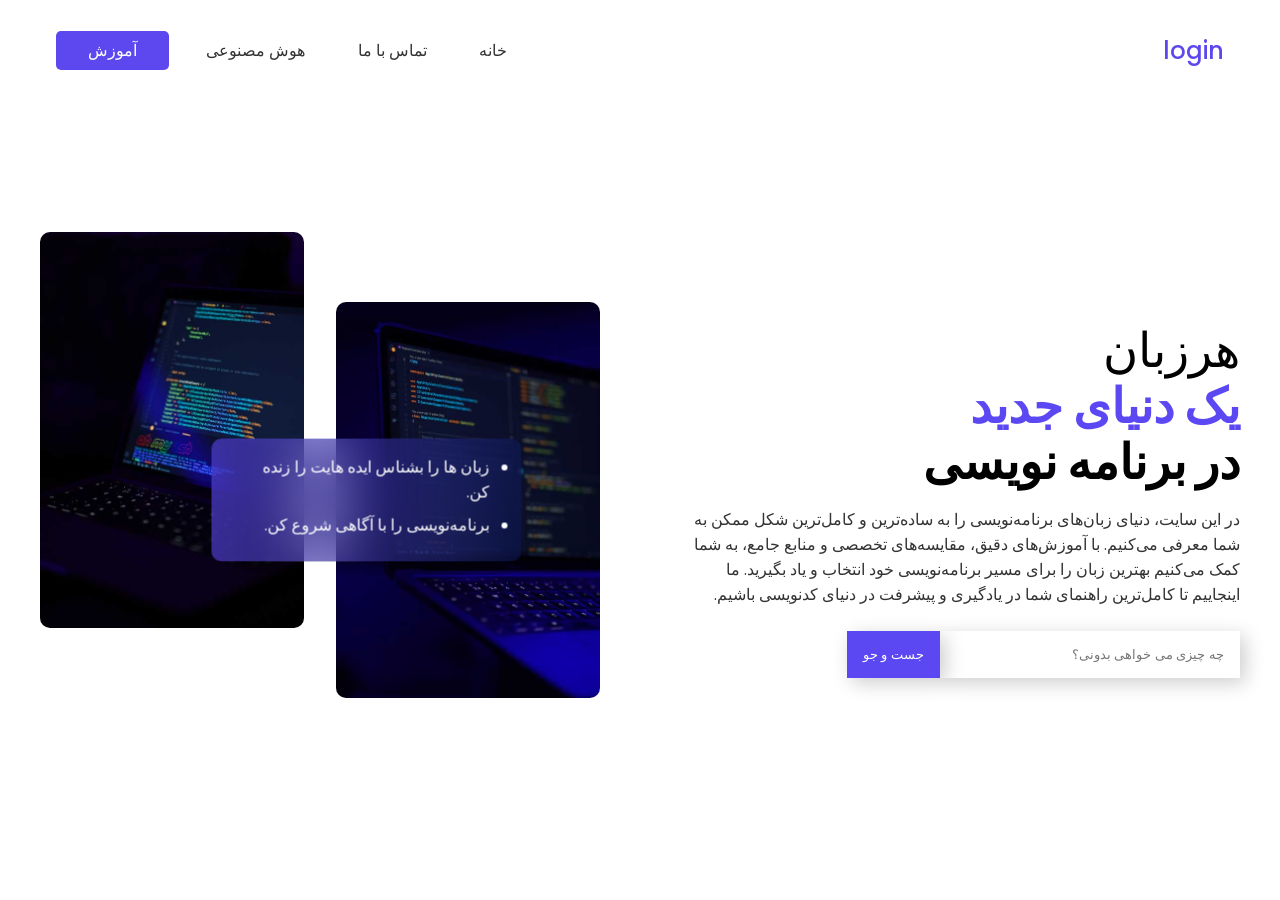
<file: index.html>
<!DOCTYPE html>
<html lang="fa" dir="rtl">

<head>
  <meta charset="UTF-8">
  <meta http-equiv="X-UA-Compatible" content="IE=edge">
  <meta name="viewport" content="width=device-width, initial-scale=1.0">
  <title>code verse</title>
  <link rel="icon" type="jpg" href="./img/icon.jpg">
  <link rel="stylesheet" href="styles.css">
</head>

<body>

  <header class="header_container">
    <div class="section_nav">
      <div class="logo_nav">
        <a href="./login/login.html">
          login
        </a>
      </div>
      <nav>
        <li>
          <a href="./index.html">خانه</a>
        </li>
        <li>
          <a href="./contact us/contact.html">تماس با ما</a>
        </li>
        <li>
          <a href="./Ai/ai.html">هوش مصنوعی</a>
        </li>
        <li>
          <a href="./education/education.html" class="active">آموزش</a>
          
          
        </li>
      </nav>
    </div>
    <div class="section_content_header">
      <div class="left_content_header">
        <h1>
          <span>

            هرزبان
          </span>
          <br>
          <span>یک دنیای جدید </span>
          <br>
          <span>در برنامه نویسی</span>
        </h1>
        <p>
          در این سایت، دنیای زبان‌های برنامه‌نویسی را به ساده‌ترین و کامل‌ترین شکل ممکن به شما معرفی می‌کنیم. با آموزش‌های دقیق، مقایسه‌های تخصصی و منابع جامع، به شما کمک می‌کنیم بهترین زبان را برای مسیر برنامه‌نویسی خود انتخاب و یاد بگیرید. ما اینجاییم تا کامل‌ترین راهنمای شما در یادگیری و پیشرفت در دنیای کدنویسی باشیم.
        </p>
        <form action="">
          <input type="text" placeholder="چه چیزی می خواهی بدونی؟">
          <button>
            جست و جو
          </button>
        </form>
      </div>
      <div class="right_content_header">
        <img src="./img/header-2.jpg" alt="لگو">
        <img src="./img/header-1.jpg" alt="لگو">
        <div class="content_img_text">
          <ul>
            <li>
              زبان ها را بشناس ایده هایت را زنده کن.
            </li>
            <li>
              برنامه‌نویسی را با آگاهی شروع کن.
            </li>
          </ul>
        </div>
      </div>
    </div>
  </header>

</body>

</html>
</file>
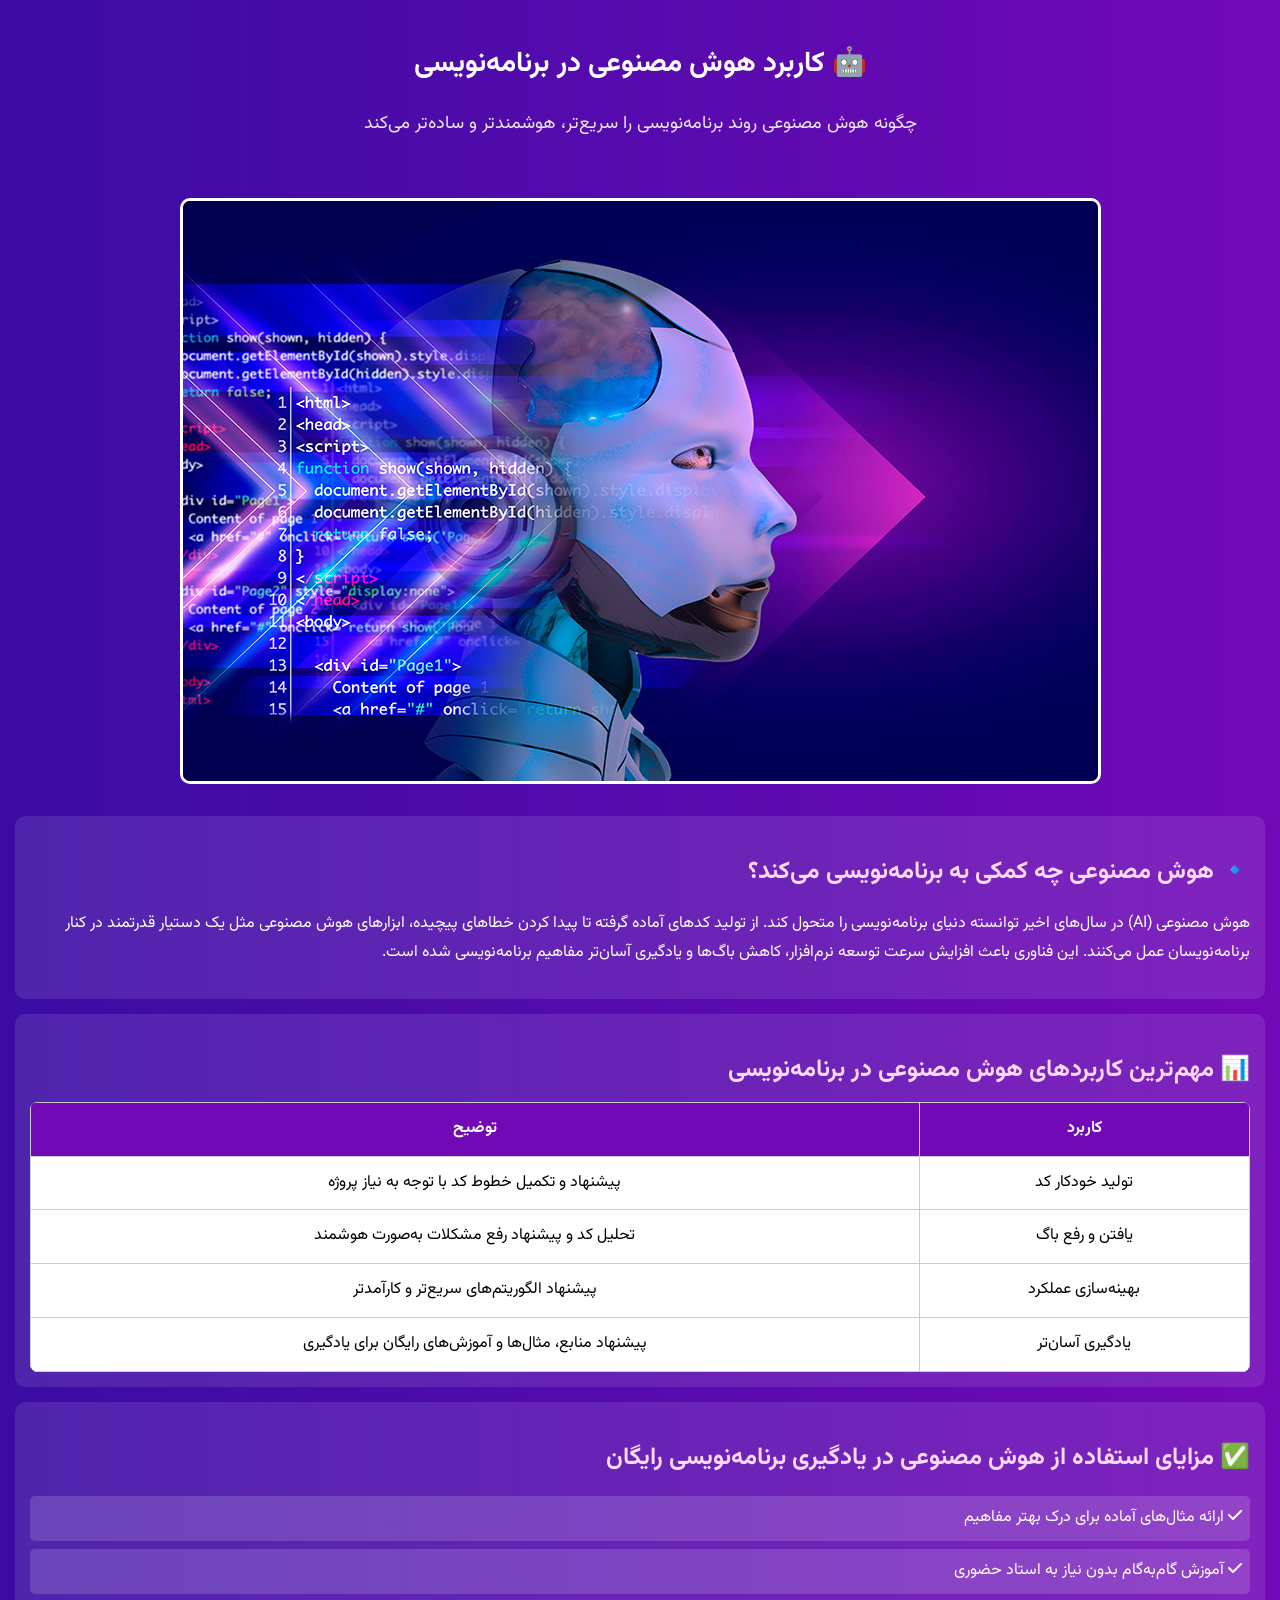
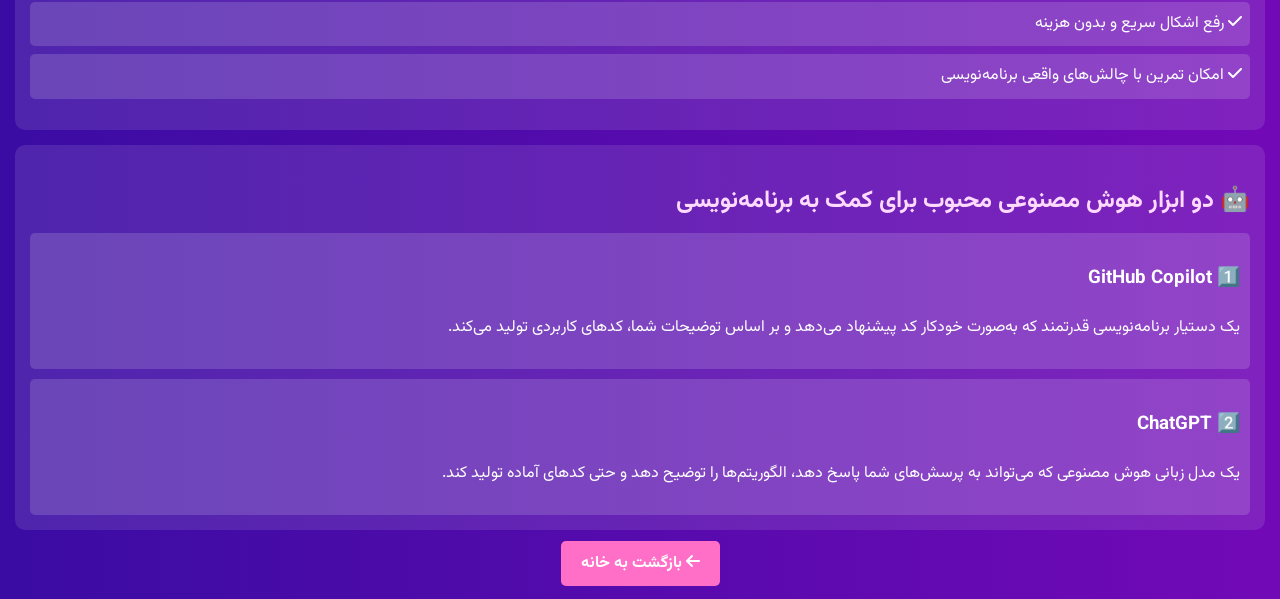
<file: Ai/ai.html>
<!DOCTYPE html>
<html lang="fa">
<head>
    <meta charset="UTF-8">
    <meta name="viewport" content="width=device-width, initial-scale=1.0">
    <title>AI</title>
    <link rel="icon" type="jpg" href="../login/img/icon.jpg">
    <link rel="stylesheet" href="./style-ai.css">
    <link rel="stylesheet" href="https://cdnjs.cloudflare.com/ajax/libs/font-awesome/6.5.0/css/all.min.css">
</head>
<body>
    <header>
        <h1>🤖 کاربرد هوش مصنوعی در برنامه‌نویسی</h1>
        <p>چگونه هوش مصنوعی روند برنامه‌نویسی را سریع‌تر، هوشمندتر و ساده‌تر می‌کند</p>
    </header>

    <section class="image-section">
        <img src="./img/ai.jpg" alt="هوش مصنوعی در برنامه نویسی">
    </section>

    <section class="intro">
        <h2>🔹 هوش مصنوعی چه کمکی به برنامه‌نویسی می‌کند؟</h2>
        <p>
            هوش مصنوعی (AI) در سال‌های اخیر توانسته دنیای برنامه‌نویسی را متحول کند. 
            از تولید کدهای آماده گرفته تا پیدا کردن خطاهای پیچیده، ابزارهای هوش مصنوعی 
            مثل یک دستیار قدرتمند در کنار برنامه‌نویسان عمل می‌کنند. 
            این فناوری باعث افزایش سرعت توسعه نرم‌افزار، کاهش باگ‌ها و یادگیری آسان‌تر 
            مفاهیم برنامه‌نویسی شده است.
        </p>
    </section>

    <section class="table-section">
        <h2>📊 مهم‌ترین کاربردهای هوش مصنوعی در برنامه‌نویسی</h2>
        <table>
            <thead>
                <tr>
                    <th>کاربرد</th>
                    <th>توضیح</th>
                </tr>
            </thead>
            <tbody>
                <tr>
                    <td>تولید خودکار کد</td>
                    <td>پیشنهاد و تکمیل خطوط کد با توجه به نیاز پروژه</td>
                </tr>
                <tr>
                    <td>یافتن و رفع باگ</td>
                    <td>تحلیل کد و پیشنهاد رفع مشکلات به‌صورت هوشمند</td>
                </tr>
                <tr>
                    <td>بهینه‌سازی عملکرد</td>
                    <td>پیشنهاد الگوریتم‌های سریع‌تر و کارآمدتر</td>
                </tr>
                <tr>
                    <td>یادگیری آسان‌تر</td>
                    <td>پیشنهاد منابع، مثال‌ها و آموزش‌های رایگان برای یادگیری</td>
                </tr>
            </tbody>
        </table>
    </section>

    <section class="list-section">
        <h2>✅ مزایای استفاده از هوش مصنوعی در یادگیری برنامه‌نویسی رایگان</h2>
        <ul>
            <li><i class="fa-solid fa-check"></i> ارائه مثال‌های آماده برای درک بهتر مفاهیم</li>
            <li><i class="fa-solid fa-check"></i> آموزش گام‌به‌گام بدون نیاز به استاد حضوری</li>
            <li><i class="fa-solid fa-check"></i> رفع اشکال سریع و بدون هزینه</li>
            <li><i class="fa-solid fa-check"></i> امکان تمرین با چالش‌های واقعی برنامه‌نویسی</li>
        </ul>
    </section>

    <section class="tools-section">
        <h2>🤖 دو ابزار هوش مصنوعی محبوب برای کمک به برنامه‌نویسی</h2>
        <div class="tool">
            <h3>1️⃣ GitHub Copilot</h3>
            <p>یک دستیار برنامه‌نویسی قدرتمند که به‌صورت خودکار کد پیشنهاد می‌دهد و 
               بر اساس توضیحات شما، کدهای کاربردی تولید می‌کند.</p>
        </div>
        <div class="tool">
            <h3>2️⃣ ChatGPT</h3>
            <p>یک مدل زبانی هوش مصنوعی که می‌تواند به پرسش‌های شما پاسخ دهد، 
               الگوریتم‌ها را توضیح دهد و حتی کدهای آماده تولید کند.</p>
        </div>
    </section>

    <div class="btn-container">
        <a href="../index.html" class="back-btn"><i class="fa-solid fa-arrow-left"></i> بازگشت به خانه</a>
    </div>
</body>
</html>
</file>
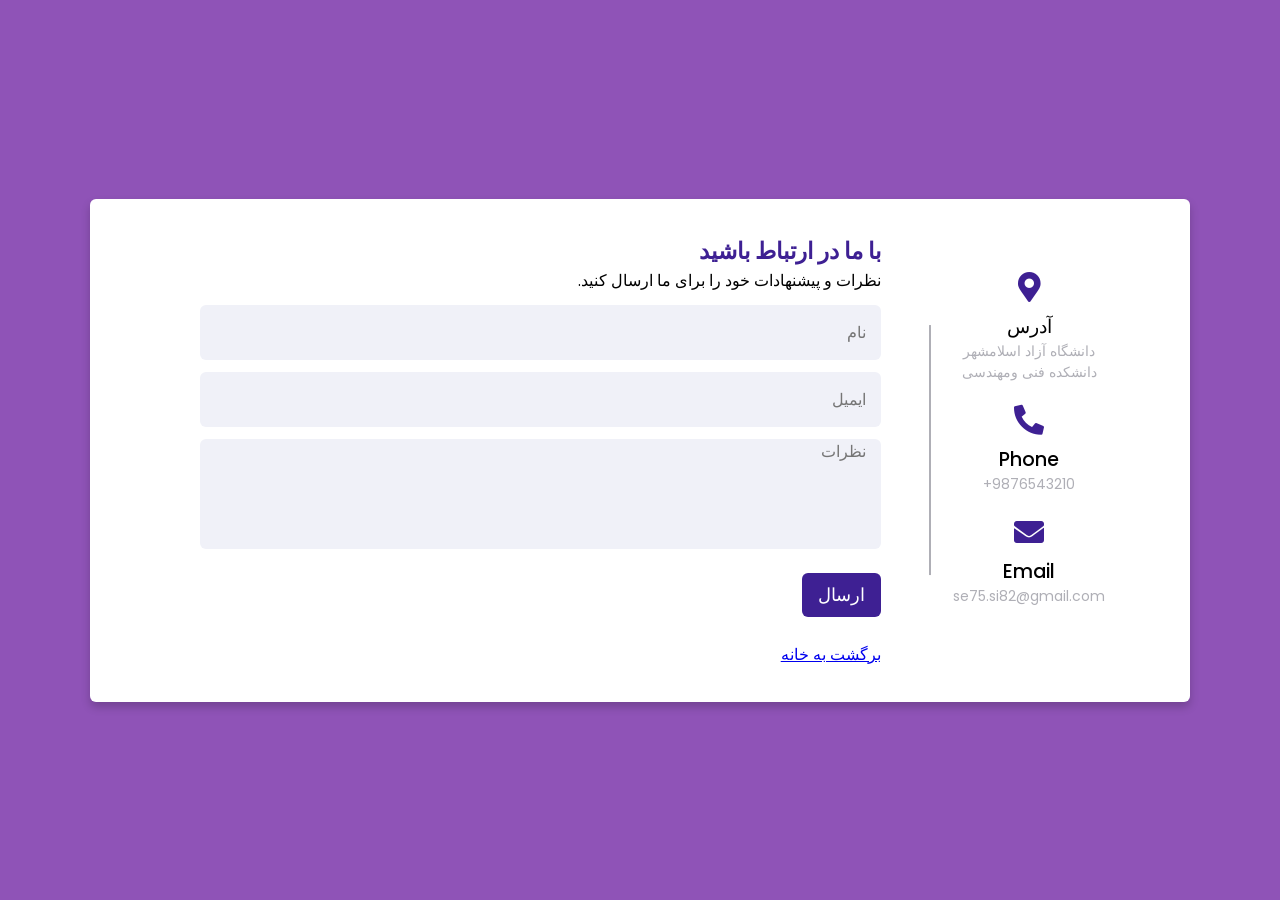
<file: contact us/contact.html>
<!DOCTYPE html>
<html lang="fa" dir="rtl">
<head>
  <meta charset="UTF-8">
  <meta http-equiv="X-UA-Compatible" content="IE=edge">
  <meta name="viewport" content="width=device-width, initial-scale=1.0">
  <title>contact</title>
  <link rel="icon" type="jpg" href="../contact us/img/icon.jpg">
  <link rel="stylesheet" href="https://cdnjs.cloudflare.com/ajax/libs/font-awesome/5.15.2/css/all.min.css" />
  <link rel="stylesheet" href="style.css">
</head>
<body>
  
  <div class="container">
    <div class="content">
      <div class="left_content">
        <div class="info_contact">
          <i class="fa fa-map-marker-alt"></i>
          <h5 class="title">آدرس</h5>
            <span class="text">دانشگاه آزاد اسلامشهر
            </span>
            <span class="text">دانشکده فنی ومهندسی</span>
        </div>

        <div class="info_contact">
          <i class="fa fa-phone-alt"></i>
          <h5 class="title">Phone</h5>
            <span class="text">
              9876543210+
            </span>
            
        </div>

        <div class="info_contact">
          <i class="fa fa-envelope"></i>
          <h5 class="title">Email</h5>
            <span class="text">
             se75.si82@gmail.com
            </span>
           
        </div>
      </div>
      <div class="right_content">
        <h4>
          با ما در ارتباط باشید
        </h4>
        <p>
          نظرات و پیشنهادات خود را برای ما ارسال کنید.


        </p>
        <form action="">
          <div class="input_box">
            <input type="text" placeholder="نام">
          </div>
          <div class="input_box">
            <input type="email" placeholder="ایمیل">
          </div>
          <div class="input_box textarea_box">
        
            <textarea name="" id="" cols="30" rows="10" placeholder="نظرات"></textarea>
          </div>
          <button type="submit" class="btn_form">ارسال</button>
          <br>
          <br>
          <a href="../index.html"> برگشت به خانه</a>
          
        </form>
      </div>
    </div>
  </div>
  
</body>
</html>
</file>
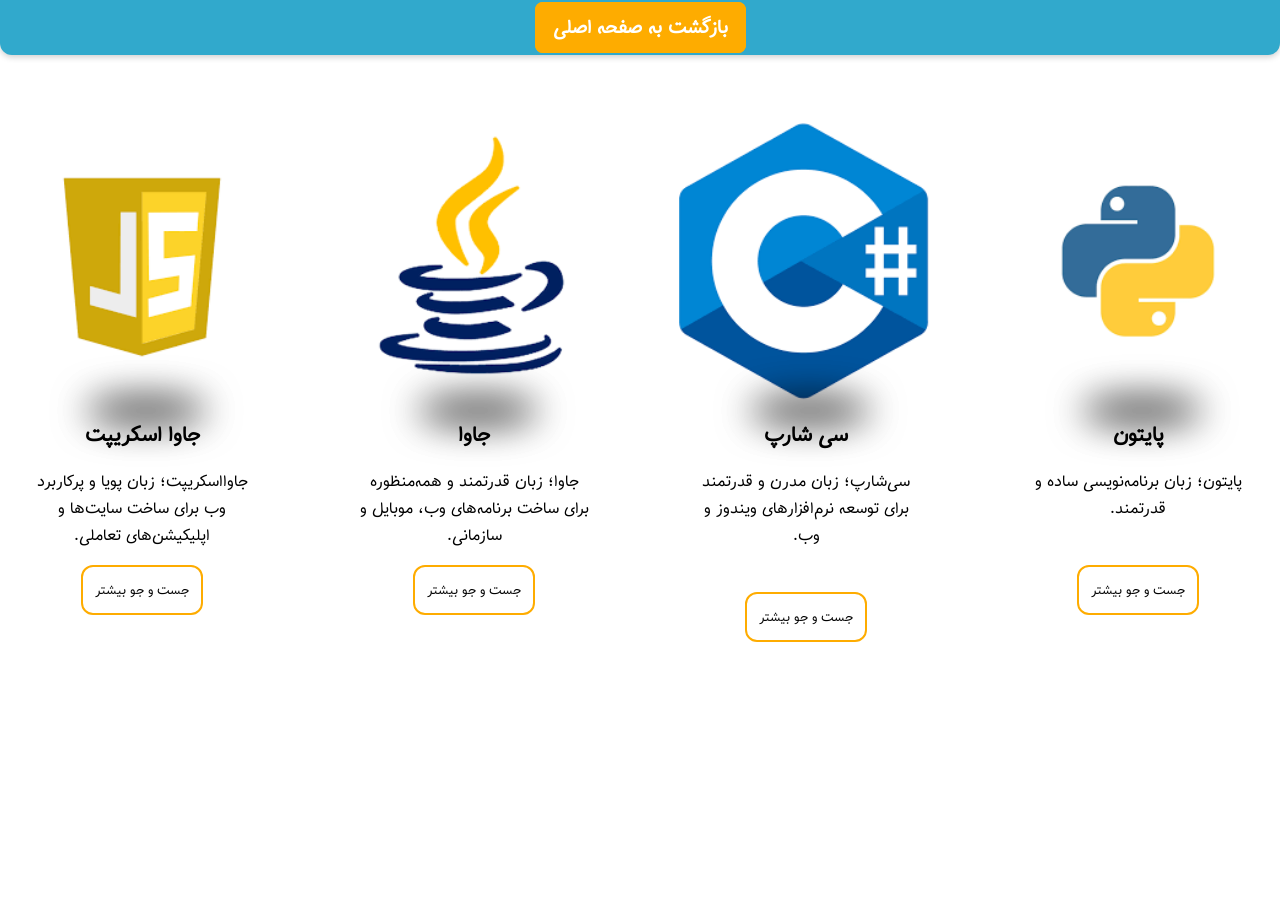
<file: education/education.html>
<!DOCTYPE html>
<html lang="en">
<head>
    <meta charset="UTF-8">
    <meta http-equiv="X-UA-Compatible" content="IE=edge">
    <meta name="viewport" content="width=device-width, initial-scale=1.0">
    <title>Education</title>
    <link rel="icon" type="jpg" href="./img/icon.jpg">
    <link rel="stylesheet" href="css/style.css">
</head>
<body>
    <div class="top-link-box">
        <a href="../index.html" class="top-link"> بازگشت به صفحه اصلی</a>
    </div>
    
    <div class="container">
       <div class="grid_language">
            <a href="./python/python.html">
                <div class="item_grid_language">
                    <div class="img_language">
                        <img src="./img/pyton.png"  alt="پایتون">
                    </div>
                    <div class="caption_item_language">
                        <h5 class="title_language">
                           پایتون
                        </h5>
                        <p class="text-language">
                            پایتون؛ زبان برنامه‌نویسی 
                            
                            ساده و قدرتمند.
                        </p>
                    <br>
                        <button class="learn_button">جست و جو بیشتر</button>
                    </div>
                </div>
            </a>
       </div>
       <div class="grid_language">
            <a href="./c-sharp/c-sharp.html">
                <div class="item_grid_language">
                    <div class="img_language">
                        <img src="./img/csharp.png"  alt="سی شارپ">
                    </div>
                    <div class="caption_item_language">
                        <h5 class="title_language">
                           سی شارپ
                        </h5>
                        <p class="text-language">
                            سی‌شارپ؛ زبان مدرن و قدرتمند برای توسعه نرم‌افزارهای ویندوز و وب.
                        </p>
                       <br>
                        <button class="learn_button">جست و جو بیشتر</button>
                    </div>
                </div>
            </a>
       </div>
       <div class="grid_language">
            <a href="../education/java/java.html">
                <div class="item_grid_language">
                    <div class="img_language">
                        <img src="./img/java.png"  alt="جاوا">
                    </div>
                    <div class="caption_item_language">
                        <h5 class="title_language">
                           جاوا
                        </h5>
                        <p class="text-language">
                            جاوا؛ زبان قدرتمند و همه‌منظوره برای ساخت برنامه‌های وب، موبایل و سازمانی.
                        </p>
                        
                        <button class="learn_button">جست و جو بیشتر</button>
                    </div>
                </div>
            </a>
       </div>
       <div class="grid_language">
            <a href="../education/js/js.html">
                <div class="item_grid_language">
                    <div class="img_language">
                        <img src="./img/js.png"  alt="جاوا اسکریپت">
                    </div>
                    <div class="caption_item_language">
                        <h5 class="title_language">
                           جاوا اسکریپت
                        </h5>
                        <p class="text-language">
                            جاوااسکریپت؛ زبان پویا و پرکاربرد وب برای ساخت سایت‌ها و اپلیکیشن‌های تعاملی.
                        </p>
                        
                        <button class="learn_button">جست و جو بیشتر</button>
                    </div>
                </div>
            </a>
       </div>
       
</body>
</html>
</file>
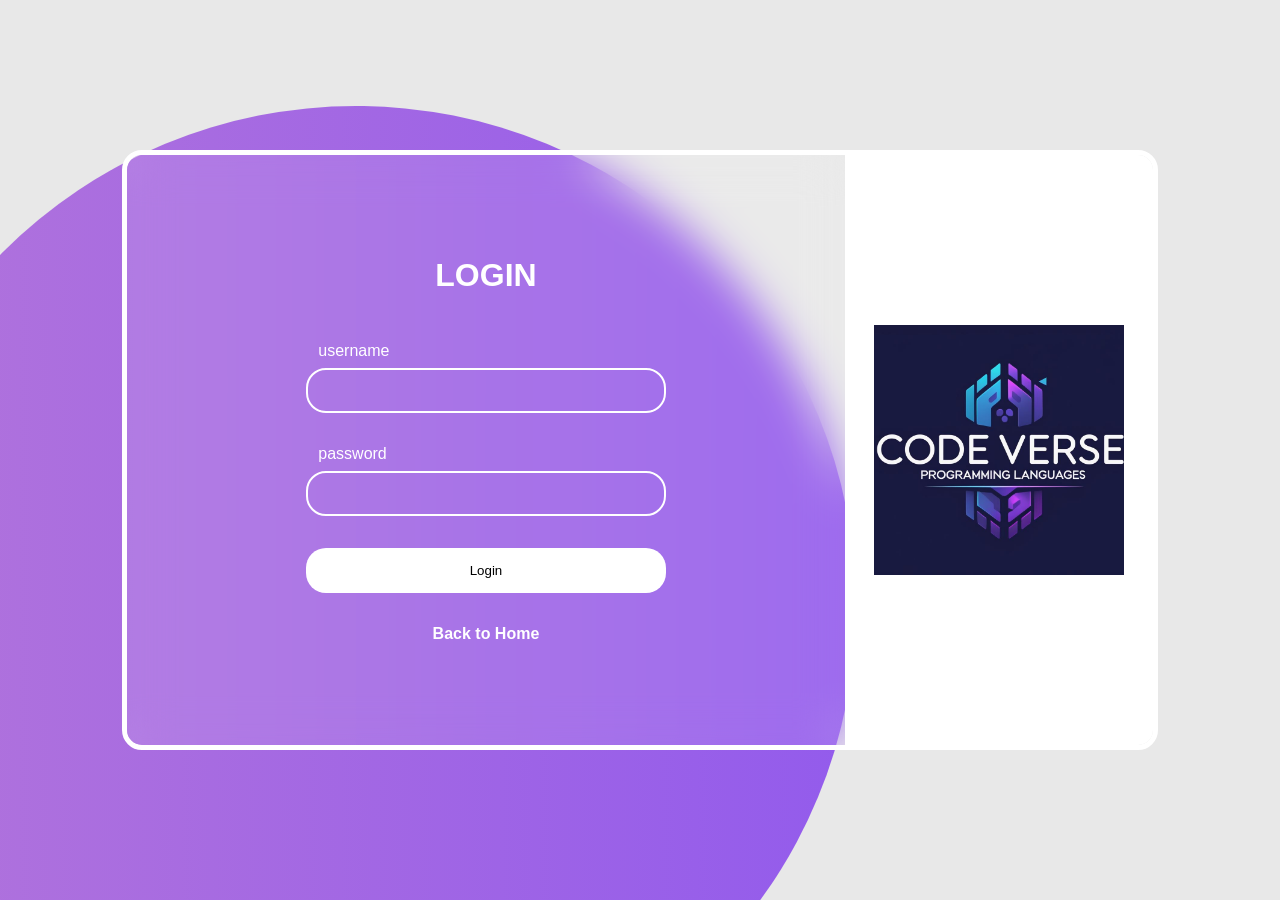
<file: login/login.html>
<!DOCTYPE html>
<html lang="en">
<head>
    <meta charset="UTF-8">
    <meta http-equiv="X-UA-Compatible" content="IE=edge">
    <meta name="viewport" content="width=device-width, initial-scale=1.0">
    <title>login</title>
    <link rel="icon" type="jpg" href="../login/img/icon.jpg">
    <link rel="stylesheet" href="css/style.css">
</head>
<body>


    <div class="circle_1"></div>
    <div class="login_page">
        <form action="">
            <h1>LOGIN</h1>
            <div class="form-group">
                <label for="">username</label>
                <input type="text">
            </div>
            <div class="form-group">
                <label for="">password</label>
                <input type="password">
            </div>
            <div class="button-form">
                <button type="submit">Login</button>
                
            </div>
            <div class="bottom-form">
                <a href="../index.html">
                    Back to Home
                </a>
            </div>
        </form>
        <div class="login-img">
            <img src="./img/login.jpg" width="250" height="250" alt="">
        </div>
    </div>

 
</body>
</html>
</file>
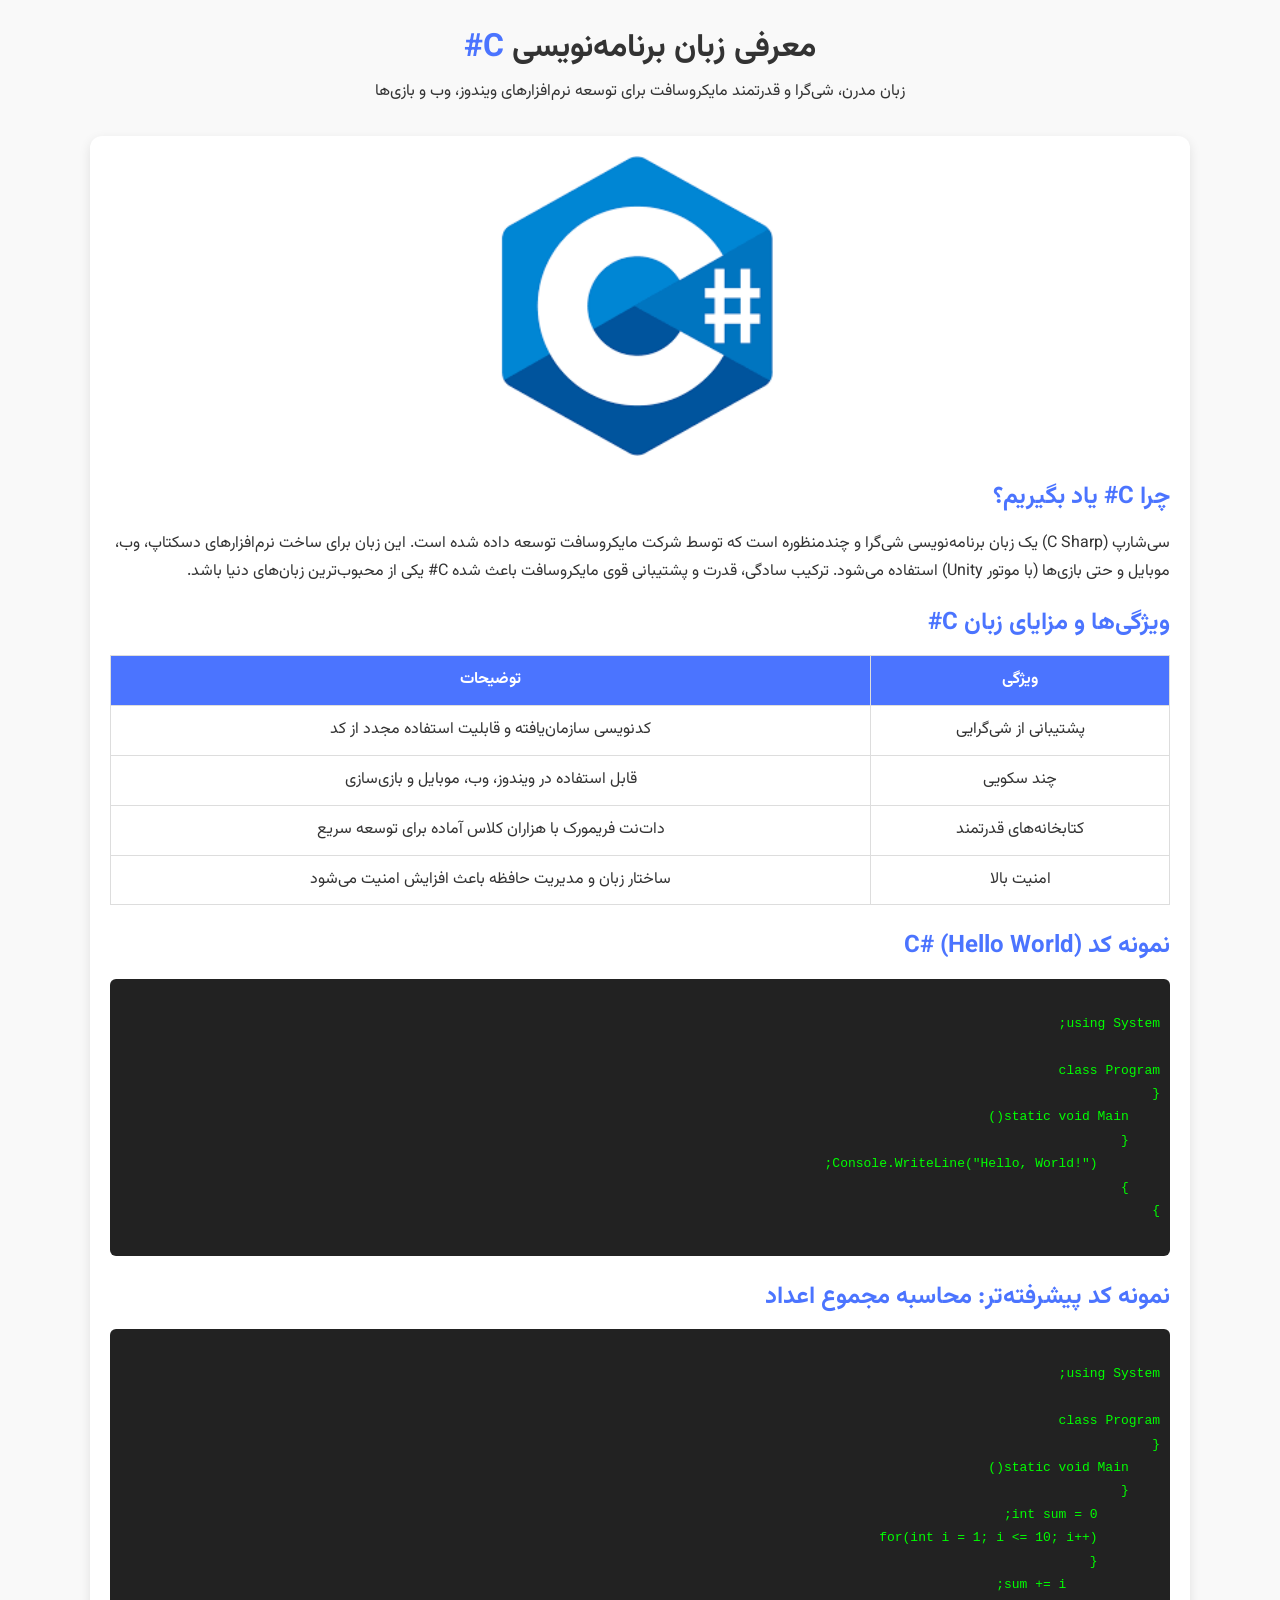
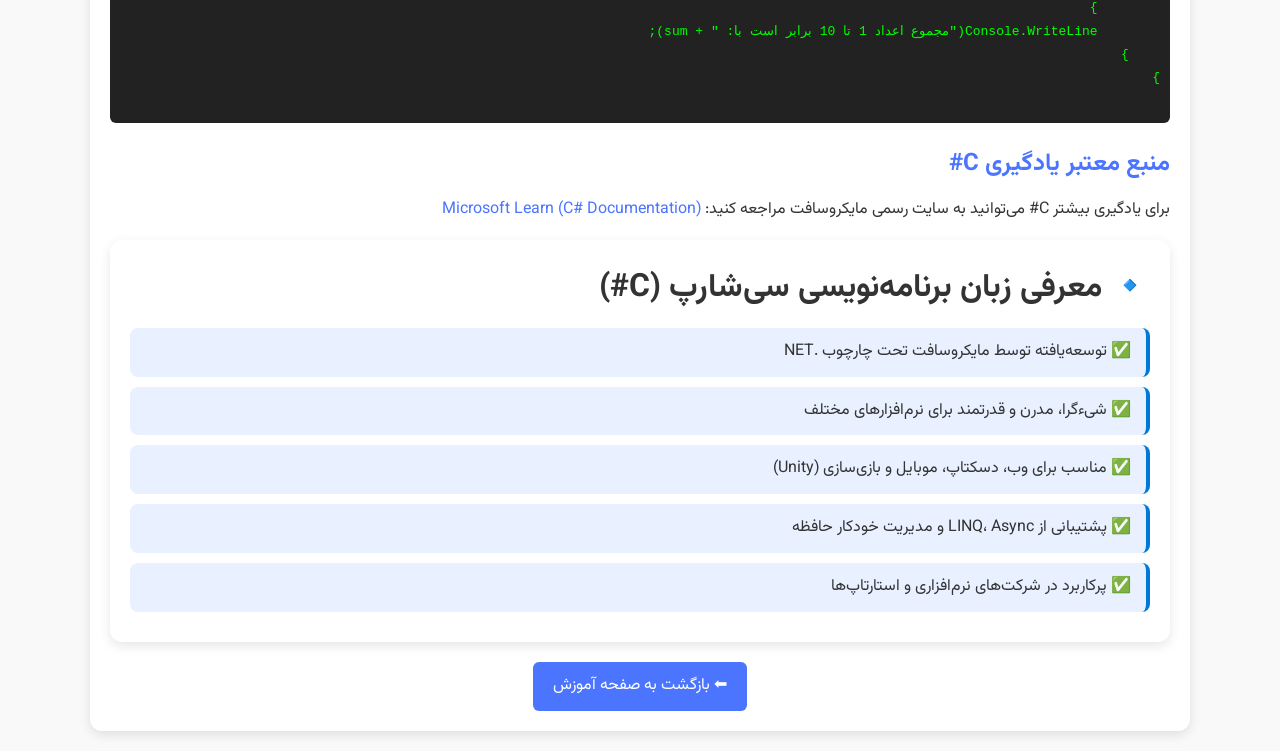
<file: education/c-sharp/c-sharp.html>
<!DOCTYPE html>
<html lang="fa">
<head>
    <meta charset="UTF-8">
    <meta name="viewport" content="width=device-width, initial-scale=1.0">
    <title>معرفی زبان برنامه‌نویسی سی‌شارپ (C#)</title>
    <link rel="icon" type="jpg" href="../img/icon.jpg">
    <link rel="stylesheet" href="./style-sharp.css">
</head>
<body>

    <header class="header">
        <h1>معرفی زبان برنامه‌نویسی <span>C#</span></h1>
        <p>زبان مدرن، شی‌گرا و قدرتمند مایکروسافت برای توسعه نرم‌افزارهای ویندوز، وب و بازی‌ها</p>
    </header>

    <div class="container">

        <section class="image-section">
            <img src="../img/csharp.png" alt="زبان برنامه‌نویسی C#">
        </section>

        <section class="intro-section">
            <h2>چرا C# یاد بگیریم؟</h2>
            <p>
                سی‌شارپ (C Sharp) یک زبان برنامه‌نویسی شی‌گرا و چندمنظوره است که توسط شرکت مایکروسافت توسعه داده شده است. 
                این زبان برای ساخت نرم‌افزارهای دسکتاپ، وب، موبایل و حتی بازی‌ها (با موتور Unity) استفاده می‌شود. 
                ترکیب سادگی، قدرت و پشتیبانی قوی مایکروسافت باعث شده C# یکی از محبوب‌ترین زبان‌های دنیا باشد.
            </p>
        </section>

        <section class="features-section">
            <h2>ویژگی‌ها و مزایای زبان C#</h2>
            <table>
                <thead>
                    <tr>
                        <th>ویژگی</th>
                        <th>توضیحات</th>
                    </tr>
                </thead>
                <tbody>
                    <tr>
                        <td>پشتیبانی از شی‌گرایی</td>
                        <td>کدنویسی سازمان‌یافته و قابلیت استفاده مجدد از کد</td>
                    </tr>
                    <tr>
                        <td>چند سکویی</td>
                        <td>قابل استفاده در ویندوز، وب، موبایل و بازی‌سازی</td>
                    </tr>
                    <tr>
                        <td>کتابخانه‌های قدرتمند</td>
                        <td>دات‌نت فریمورک با هزاران کلاس آماده برای توسعه سریع</td>
                    </tr>
                    <tr>
                        <td>امنیت بالا</td>
                        <td>ساختار زبان و مدیریت حافظه باعث افزایش امنیت می‌شود</td>
                    </tr>
                </tbody>
            </table>
        </section>

        <section class="code-section">
            <h2>نمونه کد C# (Hello World)</h2>
            <pre><code>
using System;

class Program
{
    static void Main()
    {
        Console.WriteLine("Hello, World!");
    }
}
            </code></pre>

            <h2>نمونه کد پیشرفته‌تر: محاسبه مجموع اعداد</h2>
            <pre><code>
using System;

class Program
{
    static void Main()
    {
        int sum = 0;
        for(int i = 1; i <= 10; i++)
        {
            sum += i;
        }
        Console.WriteLine("مجموع اعداد 1 تا 10 برابر است با: " + sum);
    }
}
            </code></pre>
        </section>

        <section class="reference-section">
            <h2>منبع معتبر یادگیری C#</h2>
            <p>
                برای یادگیری بیشتر C# می‌توانید به سایت رسمی مایکروسافت مراجعه کنید:
                <a href="https://learn.microsoft.com/en-us/dotnet/csharp/" target="_blank">
                    Microsoft Learn (C# Documentation)
                </a>
            </p>
        </section>
        <div class="container">
            <h1>🔹 معرفی زبان برنامه‌نویسی سی‌شارپ (C#)</h1>
            <ul class="list-csharp">
                <li>✅ توسعه‌یافته توسط مایکروسافت تحت چارچوب .NET</li>
                <li>✅ شی‌ءگرا، مدرن و قدرتمند برای نرم‌افزارهای مختلف</li>
                <li>✅ مناسب برای وب، دسکتاپ، موبایل و بازی‌سازی (Unity)</li>
                <li>✅ پشتیبانی از LINQ، Async و مدیریت خودکار حافظه</li>
                <li>✅ پرکاربرد در شرکت‌های نرم‌افزاری و استارتاپ‌ها</li>
            </ul>
    
            </div>
        <div class="back-btn">
            <a href="../education.html">⬅ بازگشت به صفحه آموزش</a>
        </div>

    </div>

</body>
</html>
</file>
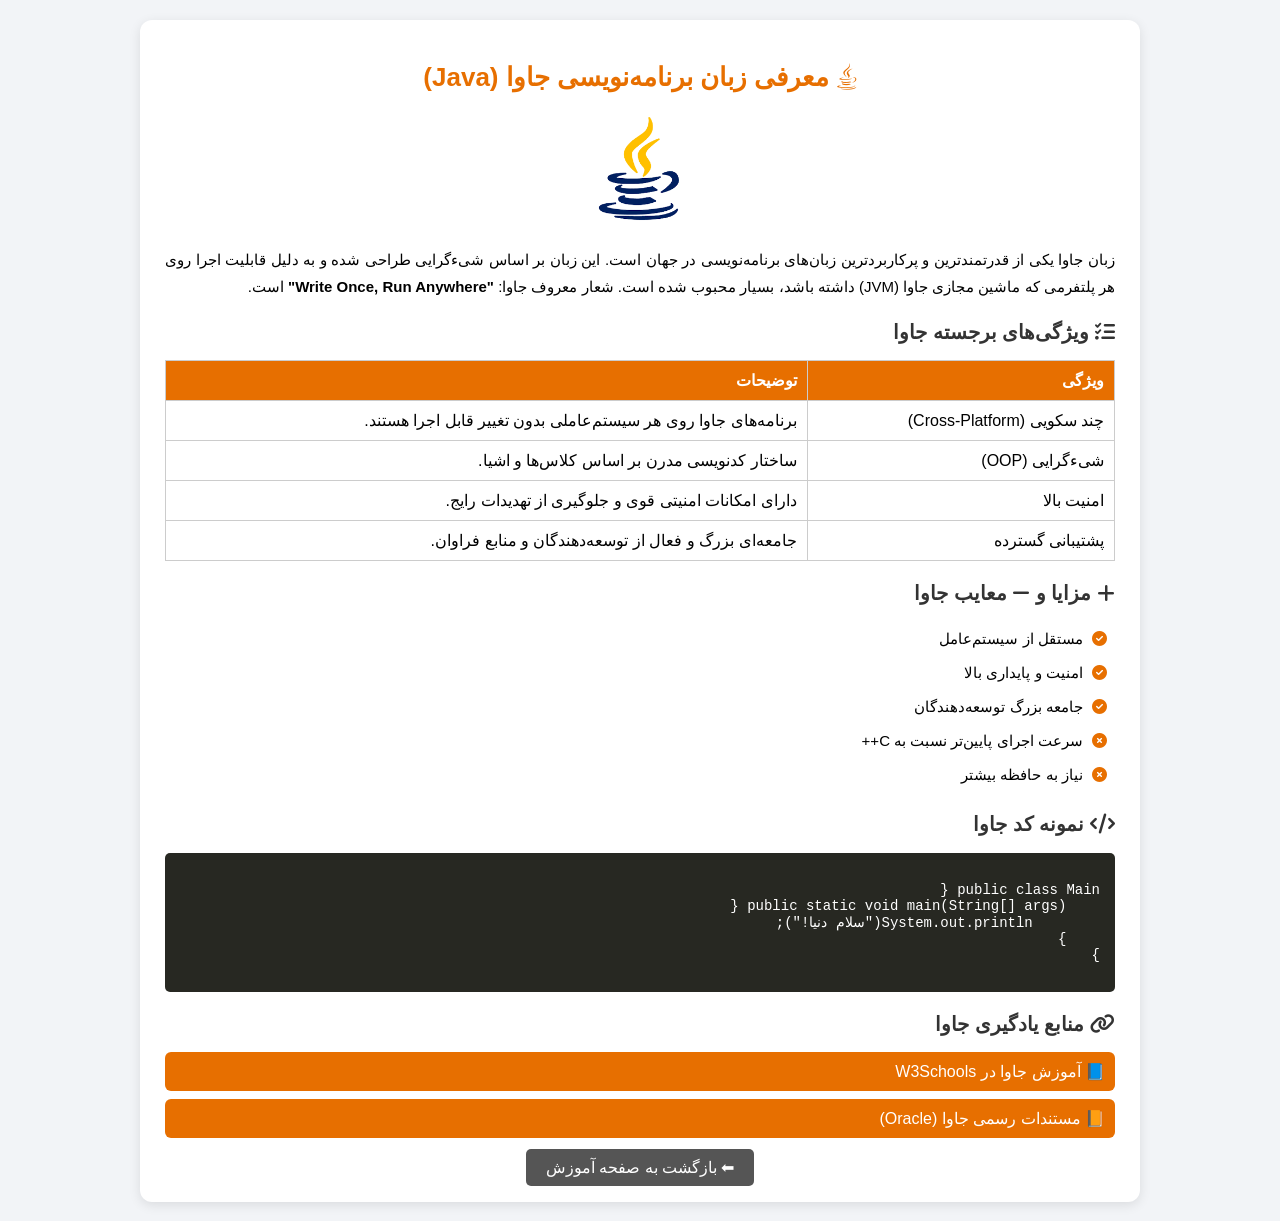
<file: education/java/java.html>
<!DOCTYPE html>
<html lang="fa">
<head>
    <meta charset="UTF-8">
    <meta name="viewport" content="width=device-width, initial-scale=1.0">
    <title>معرفی زبان جاوا</title>
    <link rel="icon" type="jpg" href="../img/icon.jpg">
    <link rel="stylesheet" href="style-java.css">
    <link rel="stylesheet" href="https://cdnjs.cloudflare.com/ajax/libs/font-awesome/6.5.0/css/all.min.css">
</head>
<body>

    <div class="container">
        <h1 class="main-title"><i class="fa-brands fa-java"></i> معرفی زبان برنامه‌نویسی جاوا (Java)</h1>

        <img src="../img/java.png" 
             alt="لوگوی جاوا" class="java-logo">

        <p class="intro-text">
            زبان جاوا یکی از قدرتمندترین و پرکاربردترین زبان‌های برنامه‌نویسی در جهان است. 
            این زبان بر اساس شی‌ءگرایی طراحی شده و به دلیل قابلیت اجرا روی هر پلتفرمی که 
            ماشین مجازی جاوا (JVM) داشته باشد، بسیار محبوب شده است. شعار معروف جاوا: 
            <b>"Write Once, Run Anywhere"</b> است.
        </p>

        <h2><i class="fa-solid fa-list-check"></i> ویژگی‌های برجسته جاوا</h2>
        <table class="info-table">
            <tr>
                <th>ویژگی</th>
                <th>توضیحات</th>
            </tr>
            <tr>
                <td>چند سکویی (Cross-Platform)</td>
                <td>برنامه‌های جاوا روی هر سیستم‌عاملی بدون تغییر قابل اجرا هستند.</td>
            </tr>
            <tr>
                <td>شی‌ءگرایی (OOP)</td>
                <td>ساختار کدنویسی مدرن بر اساس کلاس‌ها و اشیا.</td>
            </tr>
            <tr>
                <td>امنیت بالا</td>
                <td>دارای امکانات امنیتی قوی و جلوگیری از تهدیدات رایج.</td>
            </tr>
            <tr>
                <td>پشتیبانی گسترده</td>
                <td>جامعه‌ای بزرگ و فعال از توسعه‌دهندگان و منابع فراوان.</td>
            </tr>
        </table>

        <h2><i class="fa-solid fa-plus"></i> مزایا و <i class="fa-solid fa-minus"></i> معایب جاوا</h2>
        <ul class="pros-cons">
            <li><i class="fa-solid fa-circle-check"></i> مستقل از سیستم‌عامل</li>
            <li><i class="fa-solid fa-circle-check"></i> امنیت و پایداری بالا</li>
            <li><i class="fa-solid fa-circle-check"></i> جامعه بزرگ توسعه‌دهندگان</li>
            <li><i class="fa-solid fa-circle-xmark"></i> سرعت اجرای پایین‌تر نسبت به C++</li>
            <li><i class="fa-solid fa-circle-xmark"></i> نیاز به حافظه بیشتر</li>
        </ul>

        <h2><i class="fa-solid fa-code"></i> نمونه کد جاوا</h2>
        <div class="code-box">
<pre>
public class Main {
    public static void main(String[] args) {
        System.out.println("سلام دنیا!");
    }
}
</pre>
        </div>

        <h2><i class="fa-solid fa-link"></i> منابع یادگیری جاوا</h2>
        <div class="links-box">
            <a href="https://www.w3schools.com/java/" target="_blank">📘 آموزش جاوا در W3Schools</a>
           
            <a href="https://docs.oracle.com/javase/tutorial/" target="_blank">📙 مستندات رسمی جاوا (Oracle)</a>
        </div>

        <div class="back-btn-container">
            <a href="../education.html" class="back-btn">⬅ بازگشت به صفحه آموزش</a>
        </div>
    </div>

</body>
</html>
</file>
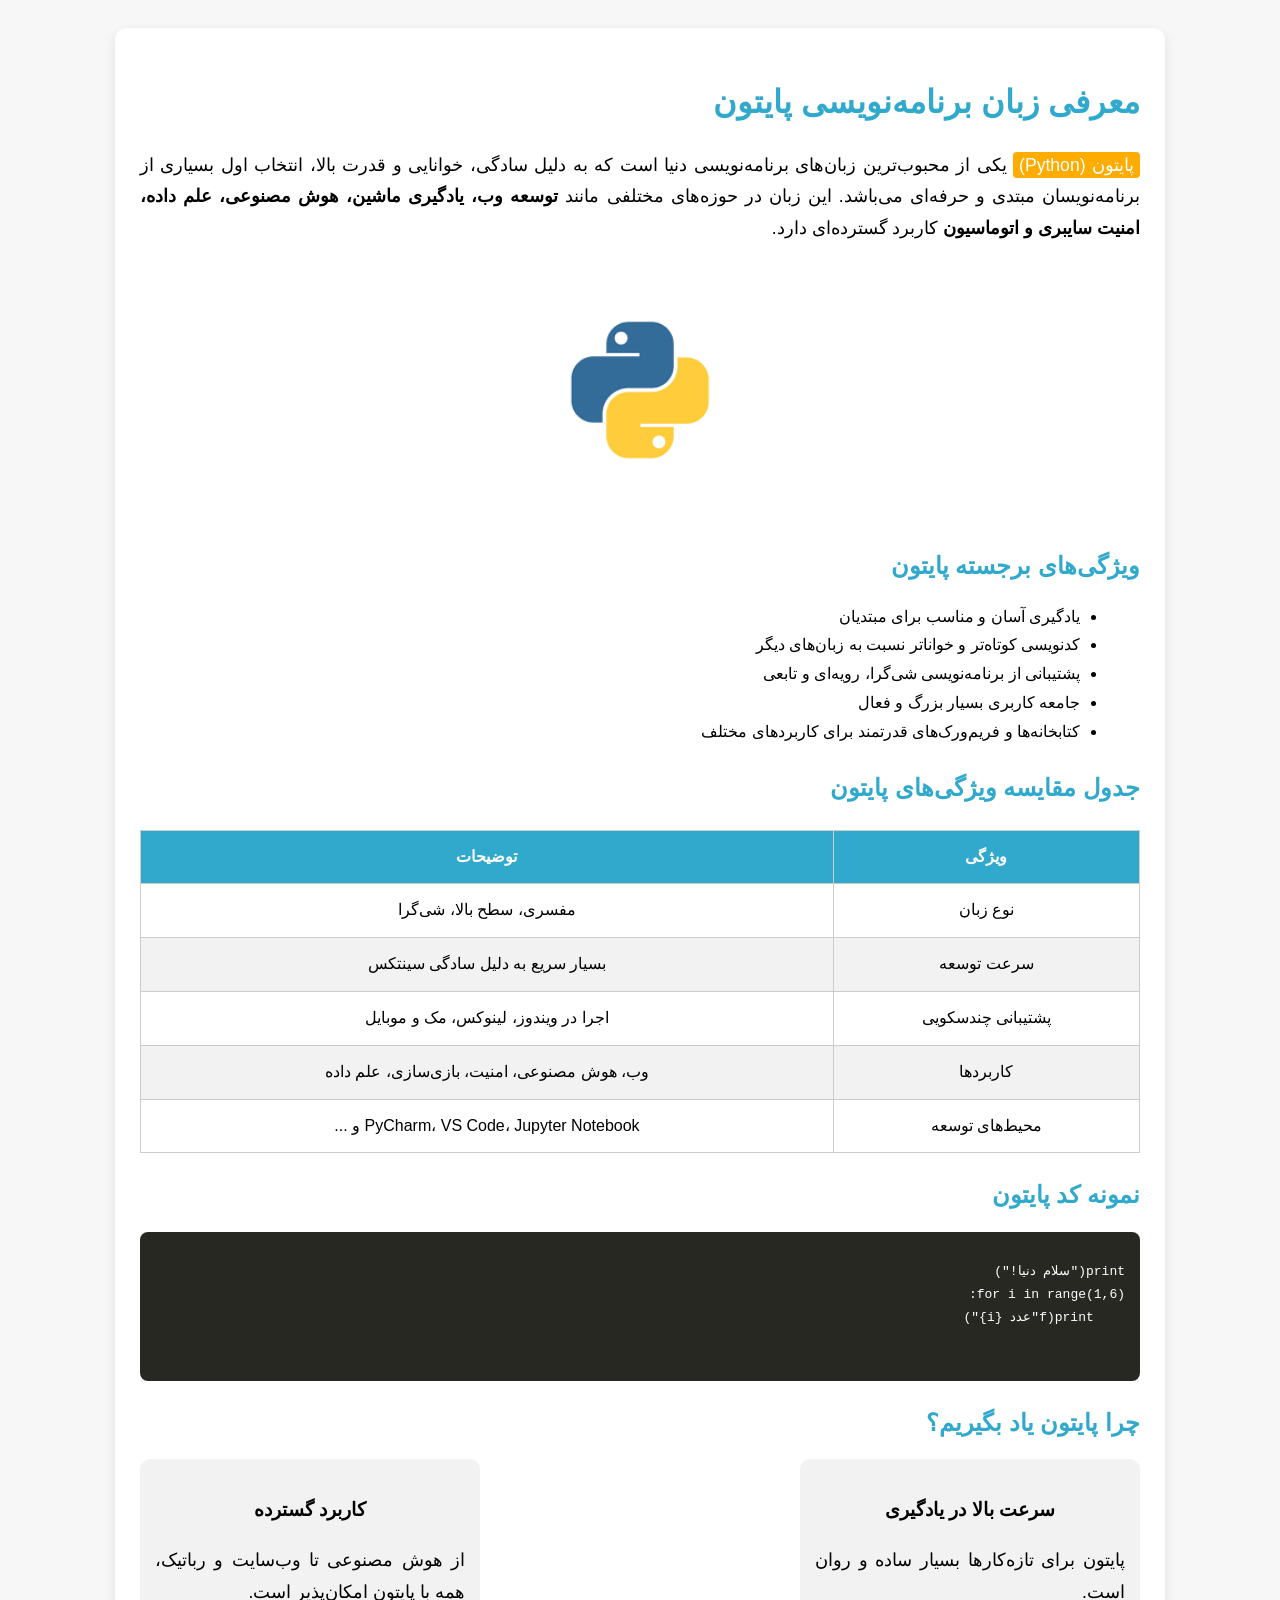
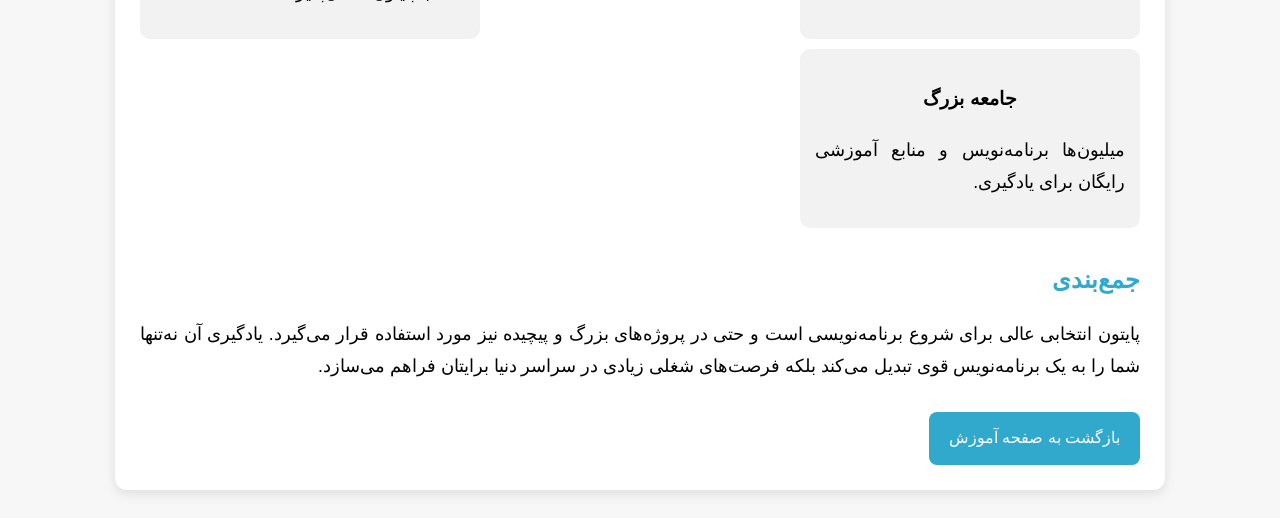
<file: education/python/python.html>
<!DOCTYPE html>
<html lang="fa">
<head>
    <meta charset="UTF-8">
    <meta name="viewport" content="width=device-width, initial-scale=1.0">
    <title>معرفی زبان برنامه‌نویسی پایتون</title>
    <link rel="icon" type="jpg" href="../img/icon.jpg">
    <link rel="stylesheet" href="./style-python.css">
</head>
<body>

<div class="page-container">
    <h1>معرفی زبان برنامه‌نویسی پایتون</h1>
    <p>
        <span class="highlight">پایتون (Python)</span> یکی از محبوب‌ترین زبان‌های برنامه‌نویسی دنیا است که به دلیل سادگی، خوانایی و قدرت بالا،
        انتخاب اول بسیاری از برنامه‌نویسان مبتدی و حرفه‌ای می‌باشد. این زبان در حوزه‌های مختلفی مانند <strong>توسعه وب،
        یادگیری ماشین، هوش مصنوعی، علم داده، امنیت سایبری و اتوماسیون</strong> کاربرد گسترده‌ای دارد.
    </p>

    <div class="python-image">
        <img src="../img/pyton.png" alt="Python Programming Language">
    </div>

    <h2>ویژگی‌های برجسته پایتون</h2>
    <ul>
        <li>یادگیری آسان و مناسب برای مبتدیان</li>
        <li>کدنویسی کوتاه‌تر و خواناتر نسبت به زبان‌های دیگر</li>
        <li>پشتیبانی از برنامه‌نویسی شی‌گرا، رویه‌ای و تابعی</li>
        <li>جامعه کاربری بسیار بزرگ و فعال</li>
        <li>کتابخانه‌ها و فریم‌ورک‌های قدرتمند برای کاربردهای مختلف</li>
    </ul>

    <h2>جدول مقایسه ویژگی‌های پایتون</h2>
    <table>
        <thead>
            <tr>
                <th>ویژگی</th>
                <th>توضیحات</th>
            </tr>
        </thead>
        <tbody>
            <tr>
                <td>نوع زبان</td>
                <td>مفسری، سطح بالا، شی‌گرا</td>
            </tr>
            <tr>
                <td>سرعت توسعه</td>
                <td>بسیار سریع به دلیل سادگی سینتکس</td>
            </tr>
            <tr>
                <td>پشتیبانی چندسکویی</td>
                <td>اجرا در ویندوز، لینوکس، مک و موبایل</td>
            </tr>
            <tr>
                <td>کاربردها</td>
                <td>وب، هوش مصنوعی، امنیت، بازی‌سازی، علم داده</td>
            </tr>
            <tr>
                <td>محیط‌های توسعه</td>
                <td>PyCharm، VS Code، Jupyter Notebook و ...</td>
            </tr>
        </tbody>
    </table>

    <h2>نمونه کد پایتون</h2>
    <div class="code-box">
        <pre>
print("سلام دنیا!")
for i in range(1,6):
    print(f"عدد {i}")
        </pre>
    </div>

    <h2>چرا پایتون یاد بگیریم؟</h2>
    <div class="why-python">
        <div class="card">
            <i class="fa-solid fa-rocket"></i>
            <h3>سرعت بالا در یادگیری</h3>
            <p>پایتون برای تازه‌کارها بسیار ساده و روان است.</p>
        </div>
        <div class="card">
            <i class="fa-solid fa-gears"></i>
            <h3>کاربرد گسترده</h3>
            <p>از هوش مصنوعی تا وب‌سایت و رباتیک، همه با پایتون امکان‌پذیر است.</p>
        </div>
        <div class="card">
            <i class="fa-solid fa-users"></i>
            <h3>جامعه بزرگ</h3>
            <p>میلیون‌ها برنامه‌نویس و منابع آموزشی رایگان برای یادگیری.</p>
        </div>
    </div>

    <h2>جمع‌بندی</h2>
    <p>
        پایتون انتخابی عالی برای شروع برنامه‌نویسی است و حتی در پروژه‌های بزرگ و پیچیده نیز مورد استفاده قرار می‌گیرد.
        یادگیری آن نه‌تنها شما را به یک برنامه‌نویس قوی تبدیل می‌کند بلکه فرصت‌های شغلی زیادی در سراسر دنیا برایتان فراهم می‌سازد.
    </p>

    <a href="../education.html" class="btn-more">بازگشت به صفحه آموزش</a>
</div>

</body>
</html>
</file>
<file: styles.css>
@import url("https://fonts.googleapis.com/css2?family=Poppins:wght@400;500;600;700&display=swap");


*{
  margin: 0;
  padding: 0;
  box-sizing: border-box;
}

body{
  font-family: 'Poppins';
}

a{
  text-decoration: none;
}
li{
  list-style: none;
}
img{
  width: 100%;
}

.section_nav{
  display: flex;
  justify-content: space-between;
  width: 100%;
  max-width: 1200px;
  margin: 0 auto;
  padding: 1rem;
  height: 100px;
  align-items: center;
}
.section_nav nav{
  display: flex;
  gap: 1.3rem;
}
.section_nav nav li a{
  font-size: 1rem;
  font-weight: 500;
  color: #333333;
  padding: 0.5rem 1rem;
  transition: all 0.3s ease;
  -webkit-transition: all 0.3s ease;
  -moz-transition: all 0.3s ease;
  -ms-transition: all 0.3s ease;
  -o-transition: all 0.3s ease;
}

.section_nav nav li a.active{
  background-color: #5c48ee;
  color: #fff;
  border-radius: 5px;
  padding: 0.5rem 2rem;
}
.section_nav nav li a.active:hover{
 background-color: #0f1e6a;
}
.section_nav nav li:not(:last-child) a:hover{
  color: #5c48ee;

}
.section_nav .logo_nav a{
  font-size: 1.5rem;
  font-weight: 500;
  color: #5c48ee;
}

.section_content_header{
  min-height: calc(100vh - 100px) ;
  display: grid;
  grid-template-columns: repeat(2,1fr);
  max-width: 1200px;
  margin: auto;
  gap: 5rem;
}
.left_content_header{
  display: flex;
  flex-direction: column;
  align-items: center;
  justify-content: center;
}
.left_content_header h1{
  font-size: 3rem;
  width: 100%;
  line-height: 3.5rem;
}
.left_content_header h1 span:nth-child(1){
  font-weight: 400;
}
.left_content_header h1 span:nth-child(2){
  font-weight: 700;
  color: #0f1e6a;
}
.left_content_header h1 span:nth-child(3){
  font-weight: 700;
  color: #5C48F2;
}
.left_content_header p{
  margin: 1rem 0 1.5rem 0;
  color: #333333;
}
.left_content_header form{
  display: flex;
  align-items: center;
  width: 100%;
}
.left_content_header form input{
  border: none;
  background-color: #fff;
  box-shadow: 5px 5px 20px rgba(0,0,0,0.2);
  padding: 1rem;
  font-size: 0.8rem;
  max-width: 300px;
  width: 100%;
  outline: 0;
}
.left_content_header form button{
  border: none;
  background-color: #5C48F2;
  color: #fff;
  padding: 1rem;
  white-space: nowrap;
  box-shadow: 5px 5px 20px rgba(0,0,0,0.2);

}
.right_content_header{
  display: grid;
  grid-template-columns: repeat(2,1fr);
  gap: 2rem;
  place-content: center;
  position: relative;
}
.right_content_header img{
 max-width: 300px;
 border-radius: 10px;
}
.right_content_header img:nth-child(2){
  transform: translateY(-70px);
}

.right_content_header  .content_img_text{
  background: linear-gradient(to right , rgba(92,72,238,0.6),rgba(15,30,106,0.4));
  backdrop-filter: blur(30px);
  color: #fff;
  padding: 1rem 2rem;
  width: 100%;
  max-width: 310px;
  position: absolute;
  top: 50%;
  left: 50%;
  transform: translate(-35%, -50%);
  border-radius: 10px;

}
.right_content_header  .content_img_text ul li{
  margin-bottom: 0.5rem;
  list-style: disc;
}

@media screen and (max-width:999px) {
  .section_nav nav{
    display: none;
  }
  .section_content_header{
    grid-template-columns: repeat(1,1fr);
  }
  .left_content_header{
    text-align: center;
  }
  .left_content_header form{
    justify-content: center;
  }
  .right_content_header img:nth-child(2) {
    transform: translateY(0);
    -webkit-transform: translateY(0);
    -moz-transform: translateY(0);
    -ms-transform: translateY(0);
    -o-transform: translateY(0);
}
}
</file>
<file: Ai/style-ai.css>
@import url('https://fonts.googleapis.com/css2?family=Vazirmatn:wght@400;600&display=swap');

body {
    font-family: 'Vazirmatn', sans-serif;
    background: linear-gradient(to right, #3a0ca3, #7209b7);
    color: #fff;
    margin: 0;
    padding: 0;
    line-height: 1.8;
    direction: rtl;
}

header {
    text-align: center;
    padding: 20px;
}

header h1 {
    font-size: 28px;
}

header p {
    font-size: 18px;
    opacity: 0.9;
}

.image-section {
    text-align: center;
    margin: 20px 0;
}

.image-section img {
    max-width: 90%;
    border-radius: 10px;
    border: 3px solid #fff;
}

.intro, .table-section, .list-section, .tools-section {
    background: rgba(255, 255, 255, 0.1);
    margin: 15px;
    padding: 15px;
    border-radius: 10px;
}

h2 {
    color: #ffdaff;
    margin-bottom: 10px;
}

table {
    width: 100%;
    border-collapse: collapse;
    background: #fff;
    color: #000;
    border-radius: 8px;
    overflow: hidden;
}

table th, table td {
    padding: 12px;
    border: 1px solid #ccc;
    text-align: center;
}

table th {
    background: #7209b7;
    color: #fff;
}

ul {
    list-style: none;
    padding: 0;
}

ul li {
    background: rgba(255, 255, 255, 0.15);
    margin: 8px 0;
    padding: 8px;
    border-radius: 5px;
}

.tool {
    background: rgba(255, 255, 255, 0.15);
    padding: 10px;
    margin-top: 10px;
    border-radius: 5px;
}

.btn-container {
    text-align: center;
    margin: 20px;
}

.back-btn {
    background: #ff6ec7;
    color: #fff;
    text-decoration: none;
    padding: 10px 20px;
    border-radius: 5px;
    font-weight: bold;
    transition: 0.3s;
}

.back-btn:hover {
    background: #ff1493;
}
</file>
<file: contact us/style.css>
@import url("https://fonts.googleapis.com/css2?family=Poppins:wght@200;300;400;500;600;700&display=swap");


*{
  margin: 0;
  padding: 0;
  box-sizing: border-box;
}

body{
  height: 100vh;
  display: flex;
  align-items: center;
  justify-content: center;
  font-family: 'Poppins';
  background-color: #782fa8d2;
}

.container{
  background-color: #fff;
  max-width: 1100px;
  width: 100%;
  border-radius: 6px;
  box-shadow: 0 5px 10px rgba(0,0,0,0.2);
  padding: 35px;
}

.content{
  height: 100%;
  display: flex;
  gap: 23px;
  align-items: center;
  justify-content: center;
  position: relative; 
}
.content .left_content{
  display: flex;
  flex-direction: column;
  align-items: center;
  justify-content: center;
  width: 25%;
  height: 100%;
  position: relative;
  
}
.content .left_content::before{
  content: '';
  position: absolute;
  width: 2px;
  height: 70%;
  background-color: #afafb6;
  top: 50%;
  left: 10%;
  transform: translateY(-50%);
}
.content .right_content{
  width: 75%;
  height: 100%;
  padding-left: 75px;
}
.content .right_content h4{
  font-size: 23px;
  font-weight: 600;
  color: #3e2093;
}
.info_contact{
  text-align: center;
  margin-bottom: 22px;
}
.info_contact i{
  font-size: 30px;
  color: #3e2093;
  margin-bottom: 10px;
}
.info_contact h5{
  font-size: 19px;
  font-weight: 500;
}
.info_contact span{
  font-size: 14px;
  display: block;
  color: #afafb6;
}
.input_box{
  width: 100%;
  height: 55px;
  margin: 12px 0;
}
.input_box input,.input_box textarea{
  border: none;
  background-color: #f0f1f8;
  width: 100%;
  height: 100%;
  padding: 0 15px;
  border-radius: 6px;
  font-size: 16px;
  resize: none;
  font-family: 'Poppins';
}
.right_content .textarea_box{
  min-height: 110px;
}

.btn_form{
  cursor: pointer;
  margin-top: 12px;
  border: none;
  background-color: #3e2093;
  color: #fff;
  border-radius: 6px;
  padding: 11px 16px;
  font-size: 18px;
  transition: all 0.3s ease;
  -webkit-transition: all 0.3s ease;
  -moz-transition: all 0.3s ease;
  -ms-transition: all 0.3s ease;
  -o-transition: all 0.3s ease;
}
.btn_form:hover{
  background-color: #5029bc ;
}

@media screen and (max-width:820px) {
  .container{
    width: 90%;
    margin-top: 200px;
  }
  .content{
    flex-direction: column-reverse;
  }
  .content .left_content{
    width: 100%;
    flex-direction: revert;
    flex-wrap: wrap;
  }
  .content .right_content{
    width: 100%;
    padding: 0;
    margin-bottom: 20px;
  }
  .content .left_content::before {
    display: none;
  }
}
</file>
<file: education/css/style.css>
*{
    margin: 0;
    padding: 0;
    box-sizing: border-box;
}

body{
    direction: rtl;
    font-family: Tanha;
}

@font-face {
    font-family:'Tanha' ;
    font-style: normal;
    font-weight: normal;
    src: url('../fonts/Tanha-FD.woff2');
}

a{
    text-decoration: none;
}
img{
    width: 100%;
}
.container{
    max-width: 1300px;
    margin: 5rem auto;
    display: grid;
    grid-template-columns: repeat(4,1fr);
    gap: 3rem;
}
/* .grid_language{
    width: 300px;
    display: inline-block;
} */
.item_grid_language{
    border-radius: 20px;
    -webkit-border-radius: 20px;
    -moz-border-radius: 20px;
    -ms-border-radius: 20px;
    -o-border-radius: 20px;
    transition: all 0.3s ease;
    -webkit-transition: all 0.3s ease;
    -moz-transition: all 0.3s ease;
    -ms-transition: all 0.3s ease;
    -o-transition: all 0.3s ease;
    padding: 12px 27px;
}
.item_grid_language:hover{
    background-color: #31a9cc;
    box-shadow: 0 8px 24px -1px #31a9cc;
}
.img_language{
    margin-bottom: 2rem;
    text-align: center;
    transform: scale(1.2);
    position: relative;
    top: 0;
    transition: all 0.3s ease;
    -webkit-transition: all 0.3s ease;
    -moz-transition: all 0.3s ease;
    -ms-transition: all 0.3s ease;
    -o-transition: all 0.3s ease;
}
.img_language::after{
    content: '';
    position: absolute;
    width: 43%;
    height: 9%;
    box-shadow: 0 123px 31px rgba(0,0,0,0.6), 0 123px 31px rgba(0,0,0,0.3);
    border-radius: 100%;
    left: 30%;
    bottom: 112px;
}
.item_grid_language:hover .img_language{
    top: -40px;
}
.caption_item_language{
    text-align: center;
    color: #000;
    transition: color 0.3s ease;
    -webkit-transition: color 0.3s ease;
    -moz-transition: color 0.3s ease;
    -ms-transition: color 0.3s ease;
    -o-transition: color 0.3s ease;
}
.item_grid_language:hover .caption_item_language{
    color: #fff;
}
.title_language{
    font-size: 1.3rem;
    font-weight: 900;
}
.text-language{
    margin: 1rem 0;
}
.learn_button{
    /* border: none; */
    background-color: transparent;
    border: 2px solid #feac00;
    padding: 12px;
    border-radius: 12px;
    font-family: Tanha;
}
.item_grid_language:hover .learn_button{
    background-color: #feac00;
    color: #ffff;
    transition: all 0.3s ease;
}
.learn_button {
    display: block;
    margin: 0 auto;
}

@media screen and (max-width:999px) {
    .container {
        grid-template-columns: repeat(3,1fr);
    }
}
@media screen and (max-width:768px) {
    .container {
        grid-template-columns: repeat(2,1fr);
    }
}
@media screen and (max-width:472px) {
    .container {
        grid-template-columns: repeat(1,1fr);
    }
}
.top-link-box {
    width: 100%;
    text-align: center;
    background-color: #31a9cc;
    padding: 12px 0;
    margin-bottom: 20px;
    box-shadow: 0 2px 6px rgba(0, 0, 0, 0.2);
    border-radius: 0 0 12px 12px;
}

.top-link {
    color: #fff;
    font-size: 1.2rem;
    font-weight: bold;
    padding: 8px 16px;
    border: 2px solid #feac00;
    border-radius: 8px;
    background-color: #feac00;
    transition: all 0.3s ease;
}

.top-link:hover {
    background-color: #fff;
    color: #31a9cc;
    border-color: #31a9cc;
}
</file>
<file: login/css/style.css>
*{
    margin: 0;
    padding: 0;
    box-sizing: border-box;
}

body{
    background-color: #e8e8e8;
    display: flex;
    align-items: center;
    justify-content: center;
    height: 100vh;
    font-family: Verdana, Geneva, Tahoma, sans-serif;
}

input:focus,input:active{
    outline: 0;
}
.circle_1{
    width: 1000px;
    height: 1000px;
    position: fixed;
    background-image: linear-gradient(to right,#b274db,#935bec);
    z-index: -1;
    border-radius: 100%;
    left: -9rem;
    top: 54%;
    transform: translateY(-38%);

}
.login_page{
    /* background-color: goldenrod; */
    width: 81%;
    max-width: 1200px;
    height: 600px;
    display: flex;
    align-items: center;
    border-radius: 20px;
    border: 5px solid #fff;
    overflow: hidden;
}
.login_page form{
    width: 70%;
    height: 100%;
    display: flex;
    align-items: center;
    justify-content: center;
    flex-direction: column;
    background-color: rgba(255,255,255,0.1);
    backdrop-filter: blur(22px);
}
.login_page form h1{
    color: #fff;
    margin-bottom: 3rem;
}
.login-img{
    width: 30%;
    display: flex;
    align-items: center;
    justify-content: center;
    height: 100%;
    background-color: #fff;
    
}
.login-img img{
    object-fit: cover;
}
.form-group{
    display: flex;
    flex-direction: column;
    margin-bottom: 2rem;
    width: 50%;
}
.form-group label{
    margin-bottom: 0.5rem;
    color: #fff;
    padding-left: 12px;
}
.form-group input{
    border: 2px solid #fff;
    background-color: transparent;
    height: 45px;
    border-radius: 20px;
}
.button-form {
    width: 50%;
}

.button-form button{
    border: none;
    background-color: #fff;
    width: 100%;
    height: 45px;
    border-radius: 20px;
    /* padding: 13px; */
    margin-bottom: 2rem;
}

.bottom-form a{
    text-decoration: none;
    color: #fff;
    font-weight: 700;
    font-size: 1rem;
}

@media screen and (max-width:768px) {
    .login-img{
        display: none;
    }
    .login_page form {
        width: 100%;
    }
    .form-group ,.button-form {
        width: 80%;
    }
}
</file>
<file: education/c-sharp/style-sharp.css>
@import url('https://fonts.googleapis.com/css2?family=Vazirmatn:wght@400;600;700&display=swap');

* {
    margin: 0;
    padding: 0;
    box-sizing: border-box;
}

body {
    font-family: 'Vazirmatn', sans-serif;
    direction: rtl;
    line-height: 1.8;
    background: #f9f9f9;
    color: #333;
    padding: 20px;
}

.header {
    text-align: center;
    margin-bottom: 30px;
}

.header h1 span {
    color: #4b74ff;
}

.container {
    max-width: 1100px;
    margin: auto;
    background: #fff;
    padding: 20px;
    border-radius: 12px;
    box-shadow: 0 4px 12px rgba(0, 0, 0, 0.1);
}

.image-section img {
    width: 100%;
    max-width: 300px;
    display: block;
    margin: 0 auto 20px;
}

h2 {
    color: #4b74ff;
    margin-bottom: 10px;
}

p {
    margin-bottom: 15px;
}

table {
    width: 100%;
    border-collapse: collapse;
    margin-bottom: 20px;
}

table th, table td {
    border: 1px solid #ddd;
    padding: 10px;
    text-align: center;
}

table th {
    background: #4b74ff;
    color: #fff;
}

pre {
    background: #222;
    color: #0f0;
    padding: 10px;
    overflow-x: auto;
    border-radius: 6px;
    margin-bottom: 20px;
}

a {
    color: #4b74ff;
    text-decoration: none;
}

a:hover {
    text-decoration: underline;
}

.list-csharp {
    list-style: none;
    padding: 0;
}

.list-csharp li {
    background: #e9f0ff;
    margin: 10px 0;
    padding: 10px 15px;
    border-radius: 8px;
    border-right: 4px solid #0078d7;
    font-size: 16px;
    transition: 0.3s;
}

.list-csharp li:hover {
    background: #d4e6ff;
}

.back-btn {
    text-align: center;
    margin-top: 20px;
}

.back-btn a {
    display: inline-block;
    background: #4b74ff;
    color: #fff;
    padding: 10px 20px;
    border-radius: 6px;
    transition: background 0.3s;
}

.back-btn a:hover {
    background: #3457d5;
}
</file>
<file: education/java/style-java.css>
body {
    font-family: 'Tahoma', sans-serif;
    background-color: #f2f4f7;
    margin: 0;
    padding: 0;
    direction: rtl;
}

.container {
    width: 90%;
    max-width: 950px;
    margin: 20px auto;
    background: #fff;
    padding: 25px;
    border-radius: 12px;
    box-shadow: 0 3px 12px rgba(0,0,0,0.1);
}

.main-title {
    text-align: center;
    color: #e76f00;
    font-size: 26px;
}

.java-logo {
    display: block;
    margin: 15px auto;
    width: 120px;
}

.intro-text {
    text-align: justify;
    line-height: 1.8;
    font-size: 15px;
}

h2 {
    color: #333;
    margin-top: 20px;
    font-size: 20px;
}

.info-table {
    width: 100%;
    border-collapse: collapse;
    margin-top: 10px;
}

.info-table th, .info-table td {
    border: 1px solid #ccc;
    padding: 10px;
    text-align: right;
}

.info-table th {
    background-color: #e76f00;
    color: #fff;
}

.pros-cons {
    list-style: none;
    padding: 0;
    margin-top: 10px;
}

.pros-cons li {
    padding: 8px;
    font-size: 15px;
}

.pros-cons li i {
    color: #e76f00;
    margin-left: 5px;
}

.code-box {
    background-color: #272822;
    color: #fff;
    padding: 15px;
    border-radius: 5px;
    overflow-x: auto;
    margin-top: 10px;
    font-family: monospace;
    font-size: 14px;
}

.links-box {
    display: flex;
    flex-direction: column;
    gap: 8px;
    margin-top: 10px;
}

.links-box a {
    text-decoration: none;
    color: #fff;
    background-color: #e76f00;
    padding: 10px;
    border-radius: 6px;
    transition: background-color 0.3s;
}

.links-box a:hover {
    background-color: #cc5e00;
}

.back-btn-container {
    text-align: center;
    margin-top: 20px;
}

.back-btn {
    background-color: #555;
    color: #fff;
    padding: 10px 20px;
    text-decoration: none;
    border-radius: 5px;
    transition: background-color 0.3s;
}

.back-btn:hover {
    background-color: #333;
}

@media (max-width: 600px) {
    .java-logo {
        width: 90px;
    }
    .info-table th, .info-table td {
        font-size: 14px;
    }
    .pros-cons li {
        font-size: 13px;
    }
}
</file>
<file: education/python/style-python.css>
body {
    direction: rtl;
    font-family: Tanha, sans-serif;
    line-height: 1.8;
    background-color: #f7f7f7;
    padding: 20px;
}

.page-container {
    max-width: 1000px;
    margin: 0 auto;
    background: #fff;
    padding: 25px;
    border-radius: 12px;
    box-shadow: 0 4px 12px rgba(0,0,0,0.1);
}

h1, h2 {
    color: #31a9cc;
    margin-bottom: 15px;
}

p {
    font-size: 1.1rem;
    text-align: justify;
    margin-bottom: 15px;
}

.highlight {
    background-color: #feac00;
    padding: 3px 6px;
    border-radius: 4px;
    color: #fff;
}

.python-image {
    text-align: center;
    margin: 20px 0;
}

.python-image img {
    width: 250px;
}

table {
    width: 100%;
    border-collapse: collapse;
    margin: 20px 0;
    font-size: 1rem;
}

table th, table td {
    border: 1px solid #ccc;
    padding: 12px;
    text-align: center;
}

table th {
    background-color: #31a9cc;
    color: #fff;
}

table tr:nth-child(even) {
    background-color: #f2f2f2;
}

ul {
    margin: 10px 20px;
}

.code-box {
    background-color: #272822;
    color: #fff;
    padding: 15px;
    border-radius: 8px;
    overflow-x: auto;
    font-family: monospace;
}

.why-python {
    display: flex;
    justify-content: space-between;
    flex-wrap: wrap;
    margin-top: 15px;
}

.card {
    background-color: #f2f2f2;
    width: 31%;
    padding: 15px;
    border-radius: 10px;
    text-align: center;
    margin-bottom: 10px;
    transition: transform 0.3s ease;
}

.card i {
    font-size: 2rem;
    color: #31a9cc;
    margin-bottom: 10px;
}

.card:hover {
    transform: translateY(-5px);
}

.btn-more {
    display: inline-block;
    background-color: #31a9cc;
    color: #fff;
    padding: 12px 20px;
    text-decoration: none;
    border-radius: 8px;
    transition: all 0.3s ease;
    margin-top: 15px;
}

.btn-more:hover {
    background-color: #feac00;
}

@media screen and (max-width: 768px) {
    .why-python {
        flex-direction: column;
    }

    .card {
        width: 100%;
    }
}

@media screen and (max-width:600px) {
    table, table tr, table td, table th {
        display: block;
        width: 100%;
    }
    table th {
        text-align: right;
    }
}
</file>
